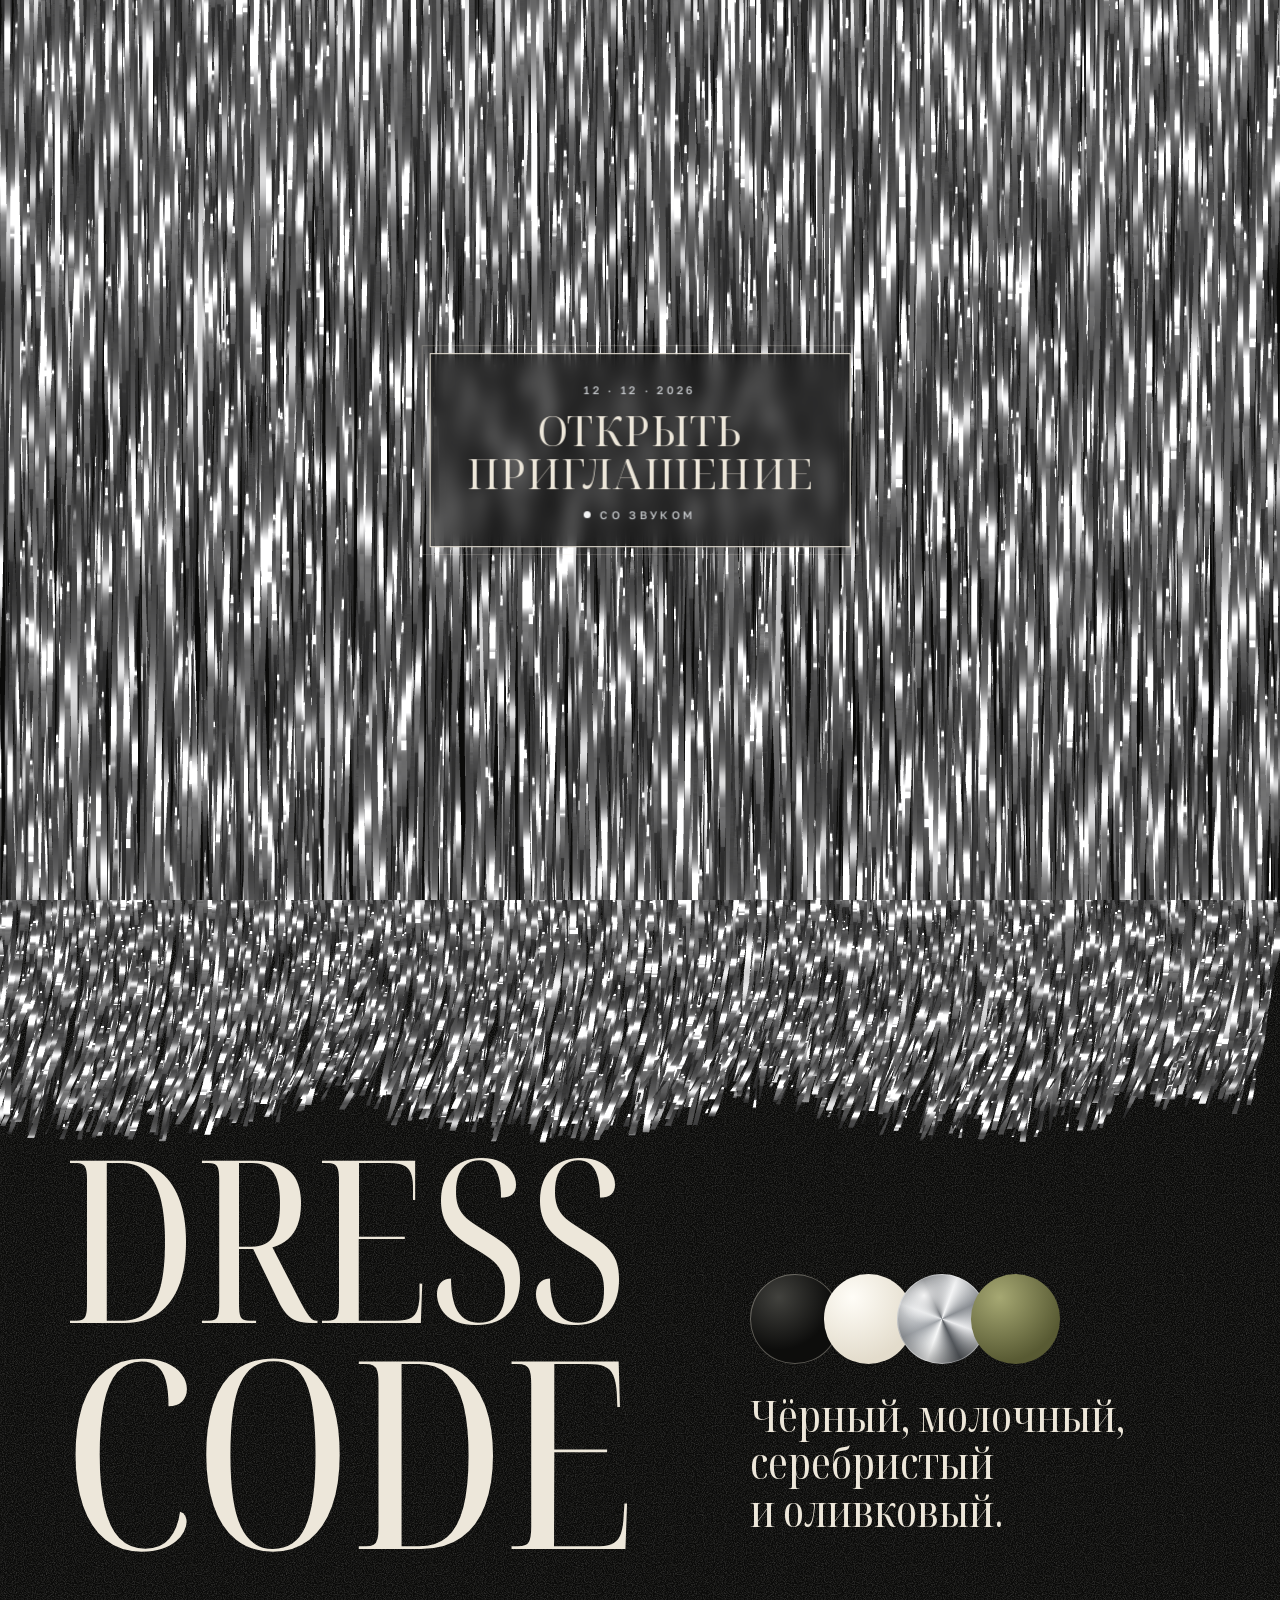
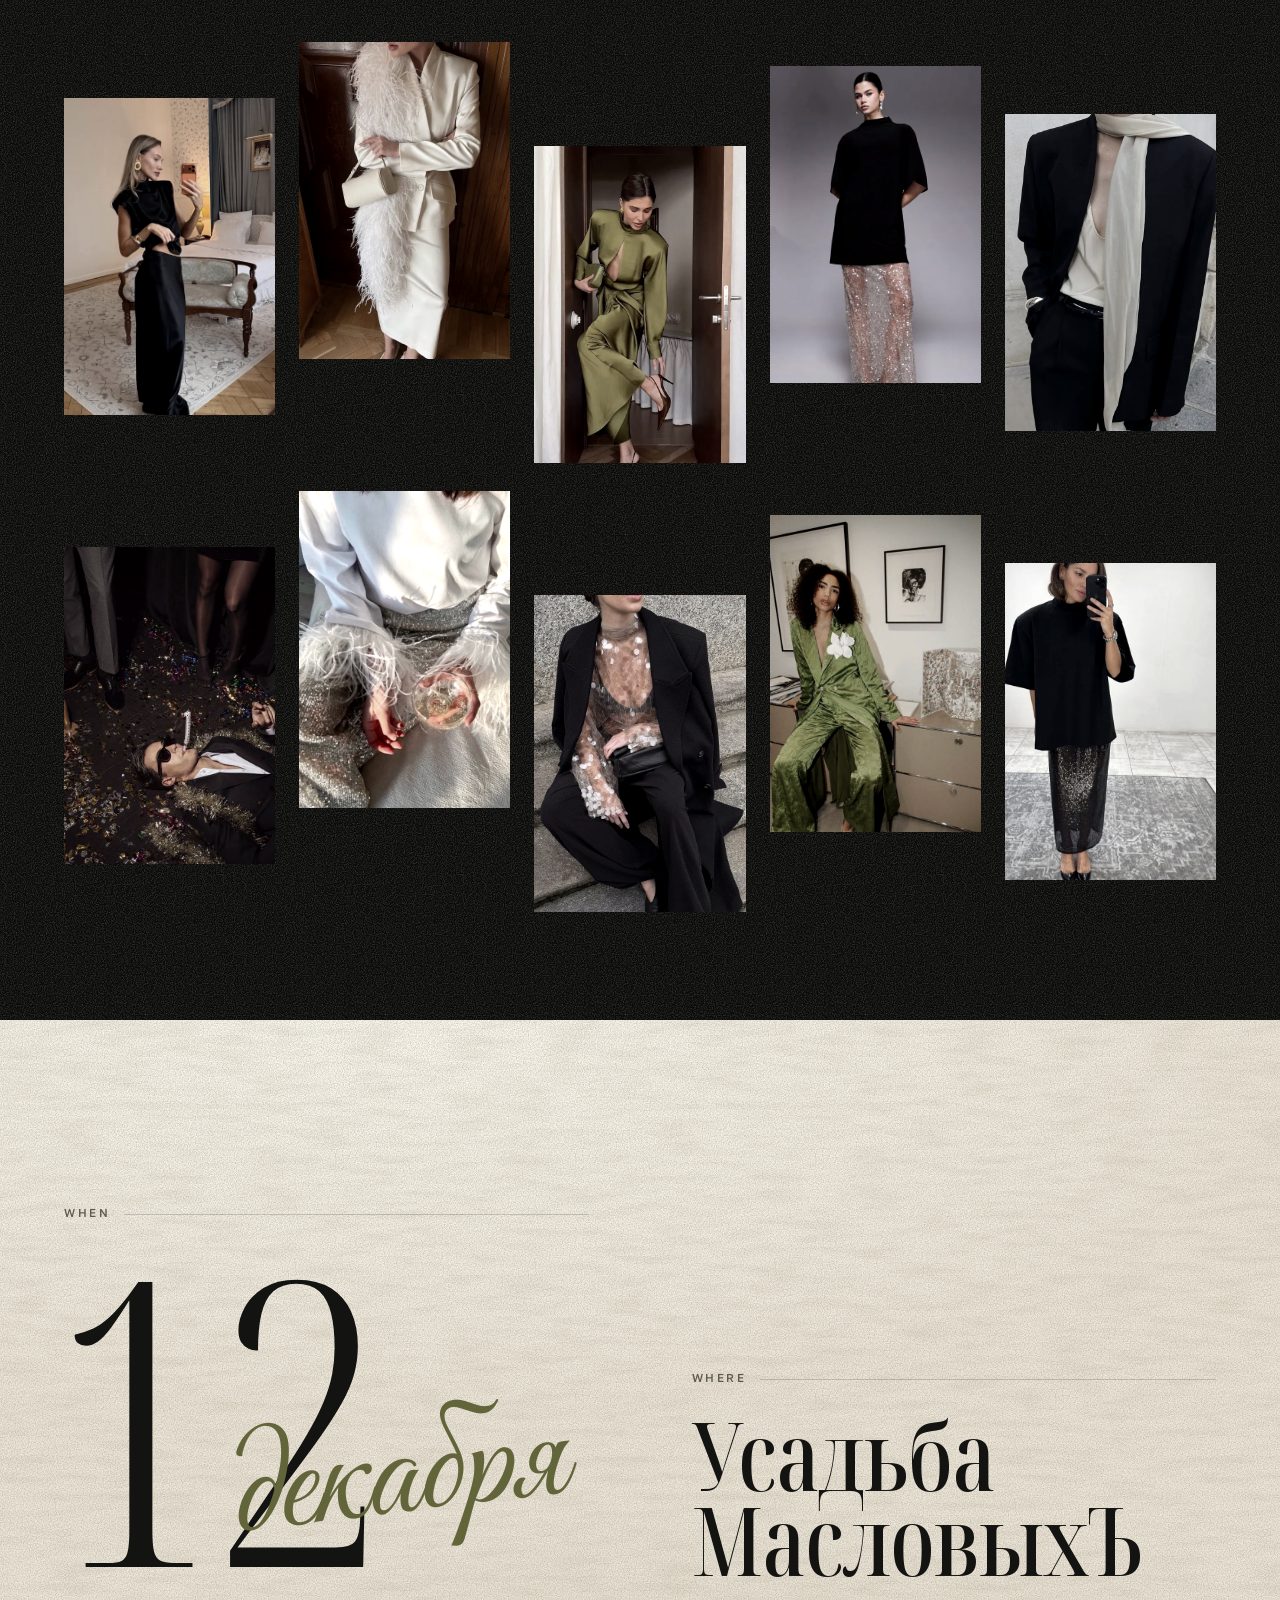
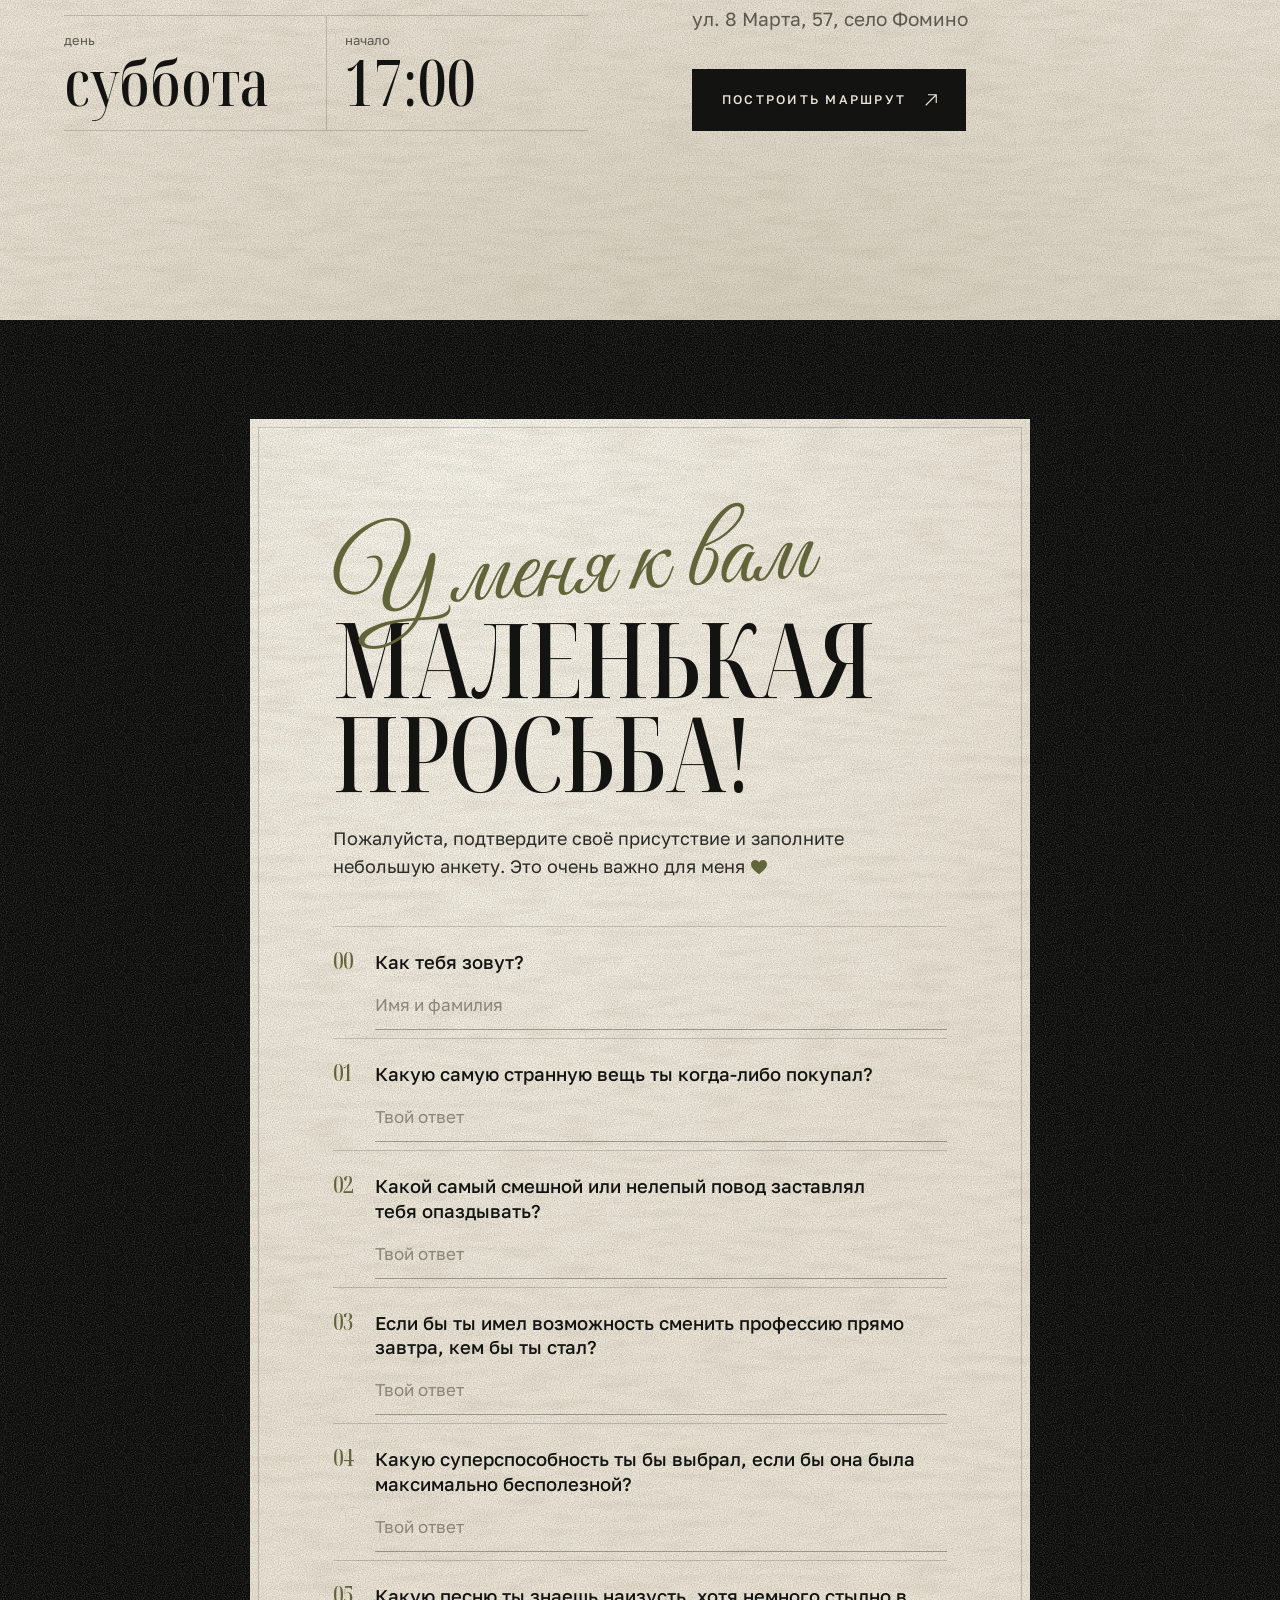
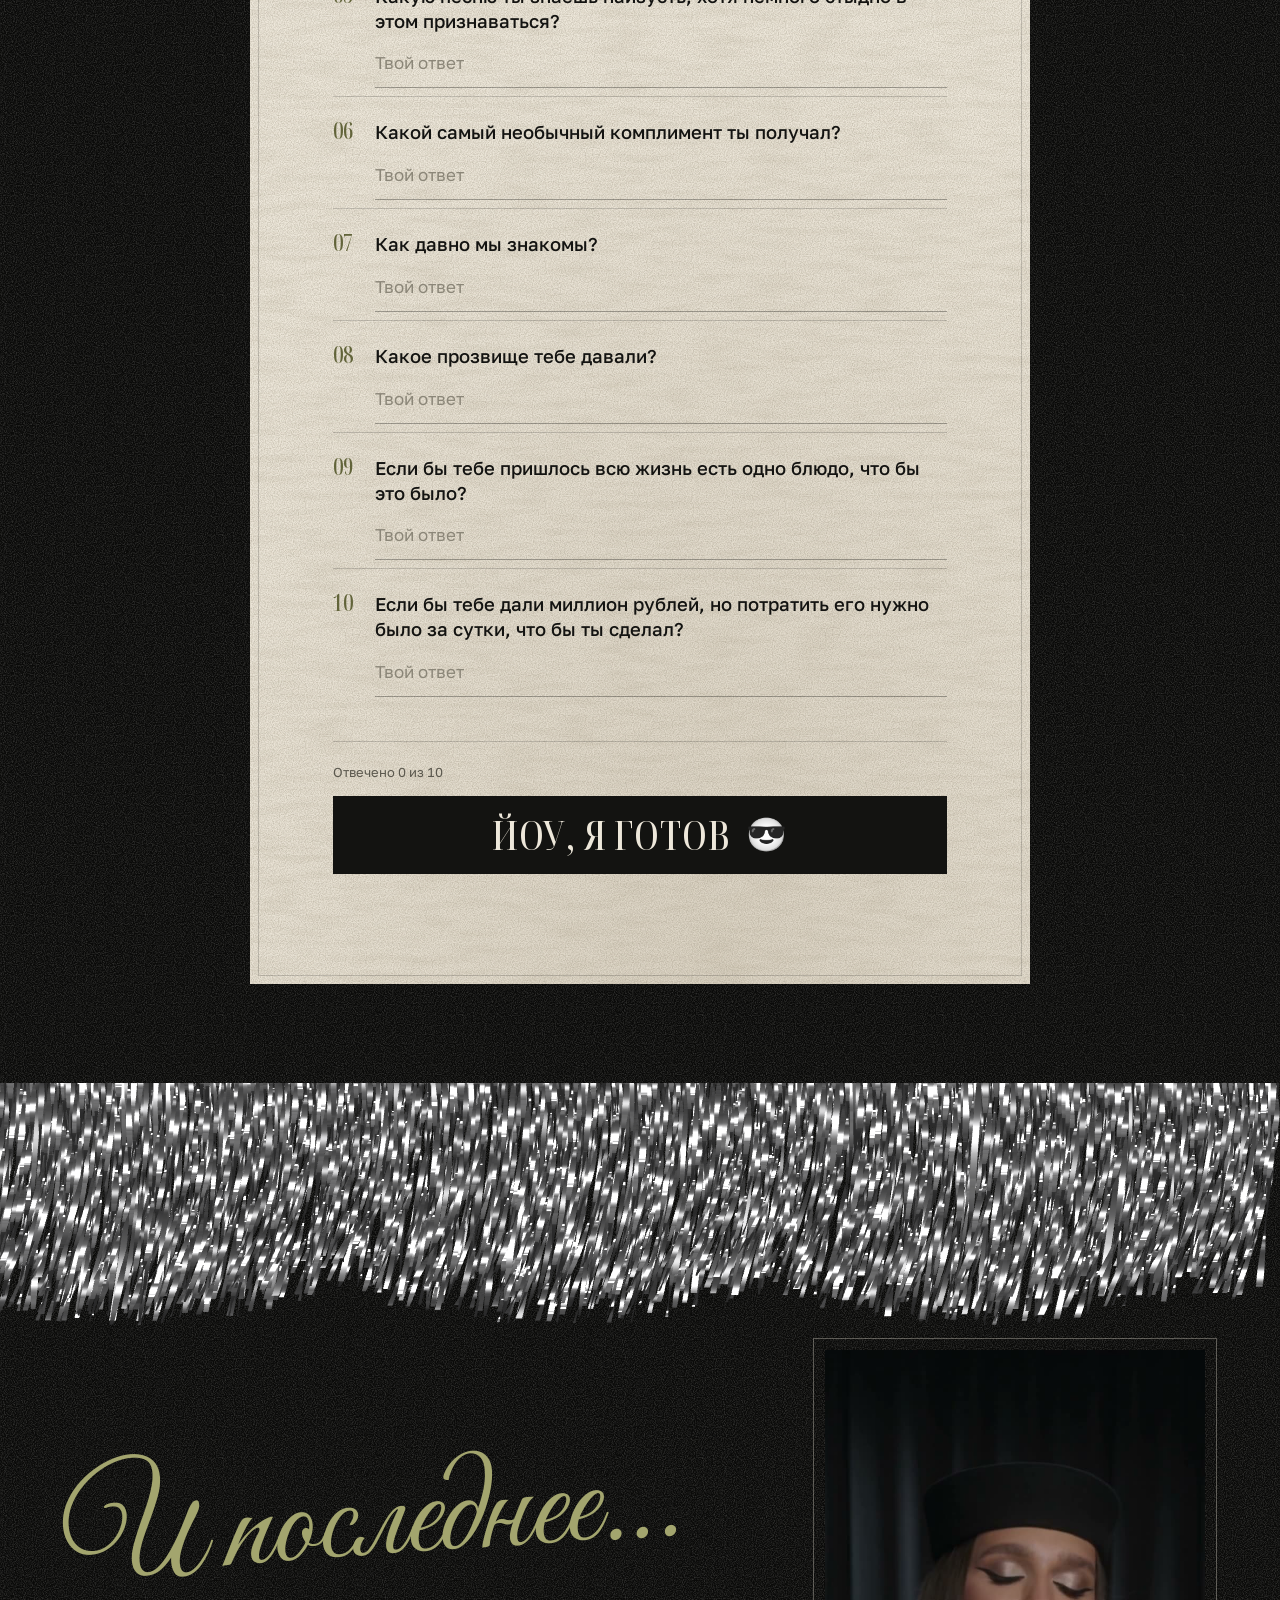
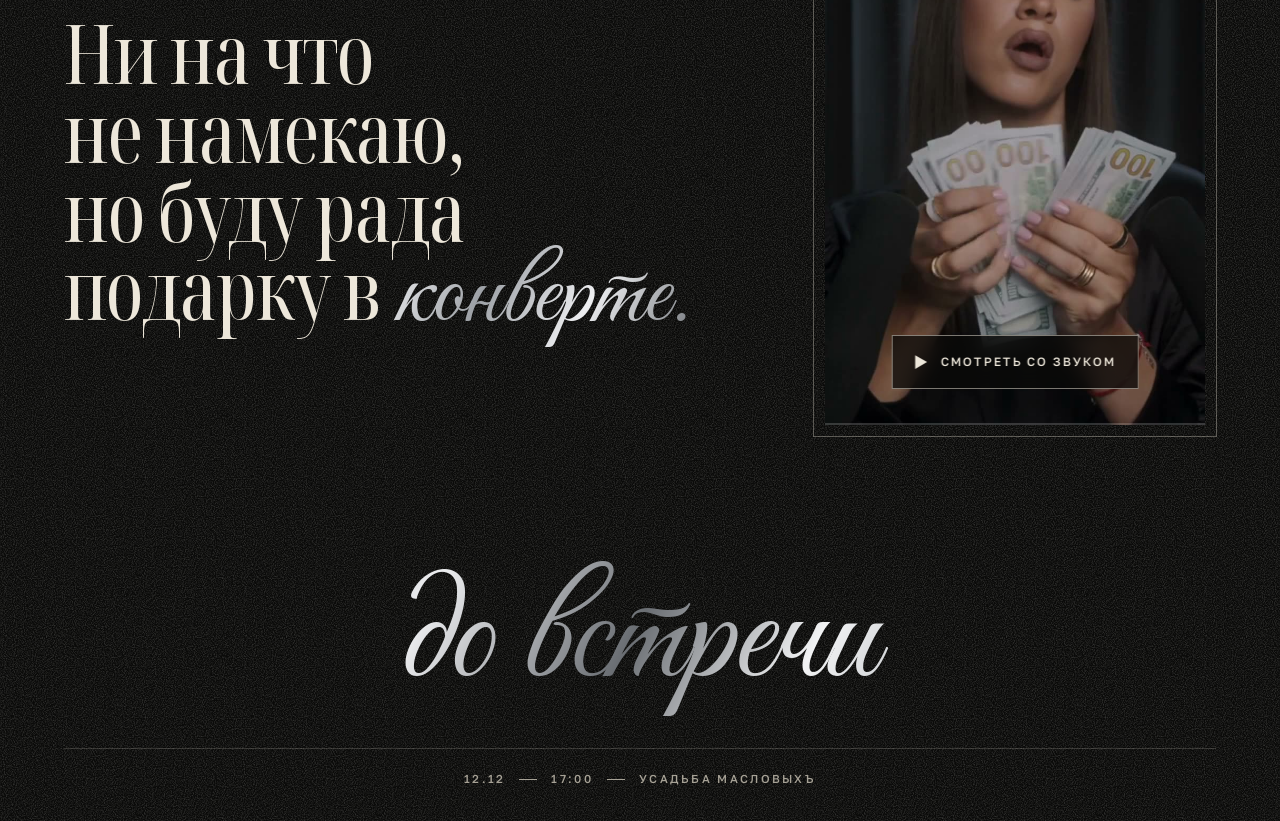
<file: index.html>
<!doctype html>
<html lang="ru">
<head>
<meta charset="utf-8">
<meta name="viewport" content="width=device-width, initial-scale=1, viewport-fit=cover">
<title>Это моя вечеринка — 12 декабря, 17:00</title>
<meta name="description" content="Приглашение на частную вечеринку: 12 декабря, суббота, 17:00. Усадьба МасловыхЪ, село Фомино.">
<meta name="theme-color" content="#0A0A09">
<meta name="robots" content="noindex, nofollow">
<meta property="og:type" content="website">
<meta property="og:title" content="Это моя вечеринка">
<meta property="og:description" content="12 декабря · суббота · 17:00 · Усадьба МасловыхЪ">
<meta property="og:image" content="https://elizaveta-alimpieva.ru/assets/img/og.jpg">
<meta name="twitter:card" content="summary_large_image">
<link rel="icon" href="data:image/svg+xml,%3Csvg xmlns='http://www.w3.org/2000/svg' viewBox='0 0 32 32'%3E%3Crect width='32' height='32' fill='%230A0A09'/%3E%3Ccircle cx='16' cy='17' r='10' fill='%23C6C9CC'/%3E%3Cpath d='M6 17h20M8 12h16M8 22h16M16 7v20M11 8v18M21 8v18' stroke='%230A0A09' stroke-width='1'/%3E%3Cpath d='M16 0v7' stroke='%23C6C9CC'/%3E%3C/svg%3E">
<link rel="preload" href="assets/fonts/noto-serif-display-normal-cyrillic.woff2" as="font" type="font/woff2" crossorigin>
<link rel="preload" href="assets/fonts/great-vibes-normal-cyrillic.woff2" as="font" type="font/woff2" crossorigin>
<link rel="preload" as="image" type="image/webp" href="assets/img/glass.webp" imagesrcset="assets/img/glass-620.webp 620w, assets/img/glass.webp 948w" imagesizes="(min-width: 1000px) 38vw, 92vw" fetchpriority="high">
<style>
@font-face{font-family:'Golos Text';font-style:normal;font-weight:400 900;font-display:swap;src:url(assets/fonts/golos-text-normal-cyrillic.woff2) format('woff2');unicode-range:U+0301, U+0400-045F, U+0490-0491, U+04B0-04B1, U+2116}
@font-face{font-family:'Golos Text';font-style:normal;font-weight:400 900;font-display:swap;src:url(assets/fonts/golos-text-normal-latin.woff2) format('woff2');unicode-range:U+0000-00FF, U+0131, U+0152-0153, U+02BB-02BC, U+02C6, U+02DA, U+02DC, U+0304, U+0308, U+0329, U+2000-206F, U+20AC, U+2122, U+2191, U+2193, U+2212, U+2215, U+FEFF, U+FFFD}
@font-face{font-family:'Great Vibes';font-style:normal;font-weight:400;font-display:swap;src:url(assets/fonts/great-vibes-normal-cyrillic.woff2) format('woff2');unicode-range:U+0301, U+0400-045F, U+0490-0491, U+04B0-04B1, U+2116}
@font-face{font-family:'Great Vibes';font-style:normal;font-weight:400;font-display:swap;src:url(assets/fonts/great-vibes-normal-latin.woff2) format('woff2');unicode-range:U+0000-00FF, U+0131, U+0152-0153, U+02BB-02BC, U+02C6, U+02DA, U+02DC, U+0304, U+0308, U+0329, U+2000-206F, U+20AC, U+2122, U+2191, U+2193, U+2212, U+2215, U+FEFF, U+FFFD}
@font-face{font-family:'Noto Serif Display';font-style:normal;font-weight:100 900;font-stretch:62.5% 100%;font-display:swap;src:url(assets/fonts/noto-serif-display-normal-cyrillic.woff2) format('woff2');unicode-range:U+0301, U+0400-045F, U+0490-0491, U+04B0-04B1, U+2116}
@font-face{font-family:'Noto Serif Display';font-style:normal;font-weight:100 900;font-stretch:62.5% 100%;font-display:swap;src:url(assets/fonts/noto-serif-display-normal-latin.woff2) format('woff2');unicode-range:U+0000-00FF, U+0131, U+0152-0153, U+02BB-02BC, U+02C6, U+02DA, U+02DC, U+0304, U+0308, U+0329, U+2000-206F, U+20AC, U+2122, U+2191, U+2193, U+2212, U+2215, U+FEFF, U+FFFD}
/* ===== Токены ===== */
:root{
  --black:#0A0A09; --ink:#131311; --coal:#1B1B18;
  --milk:#EDE7DA; --milk-hi:#F7F3EA; --milk-lo:#DCD4C3;
  --silver:#C6C9CC; --silver-hi:#F4F5F6; --silver-lo:#7B7F84;
  --olive:#62643A; --olive-hi:#A3A56E;
  --serif:'Noto Serif Display','Times New Roman',serif;
  --script:'Great Vibes','Snell Roundhand',cursive;
  --sans:'Golos Text',system-ui,-apple-system,'Segoe UI',sans-serif;
  --pad:clamp(18px,5vw,72px);
  --wrap:1280px;
  --ease:cubic-bezier(.2,.8,.2,1);
  --ease-io:cubic-bezier(.65,0,.35,1);
  --metal:linear-gradient(118deg,#F6F7F8 0%,#9DA1A6 16%,#EDEEF0 31%,#6A6E73 49%,#F2F3F4 64%,#A9ADB2 80%,#E4E6E8 100%);
  --grain:url("data:image/svg+xml,%3Csvg xmlns='http://www.w3.org/2000/svg' width='240' height='240'%3E%3Cfilter id='n' x='0' y='0' width='100%25' height='100%25'%3E%3CfeTurbulence type='fractalNoise' baseFrequency='.85' numOctaves='2' stitchTiles='stitch'/%3E%3CfeColorMatrix values='0 0 0 0 .22 0 0 0 0 .19 0 0 0 0 .13 0 0 0 .62 -.2'/%3E%3C/filter%3E%3Crect width='100%25' height='100%25' filter='url(%23n)'/%3E%3C/svg%3E");
  --fiber:url("data:image/svg+xml,%3Csvg xmlns='http://www.w3.org/2000/svg' width='600' height='600'%3E%3Cfilter id='f' x='0' y='0' width='100%25' height='100%25'%3E%3CfeTurbulence type='fractalNoise' baseFrequency='.02 .11' numOctaves='3' seed='4' stitchTiles='stitch'/%3E%3CfeColorMatrix values='0 0 0 0 .35 0 0 0 0 .3 0 0 0 0 .2 0 0 0 .26 -.1'/%3E%3C/filter%3E%3Crect width='100%25' height='100%25' filter='url(%23f)'/%3E%3C/svg%3E");
  --grain-night:url("data:image/svg+xml,%3Csvg xmlns='http://www.w3.org/2000/svg' width='240' height='240'%3E%3Cfilter id='n' x='0' y='0' width='100%25' height='100%25'%3E%3CfeTurbulence type='fractalNoise' baseFrequency='.9' numOctaves='2' stitchTiles='stitch'/%3E%3CfeColorMatrix values='0 0 0 0 1 0 0 0 0 1 0 0 0 0 .95 0 0 0 .34 -.13'/%3E%3C/filter%3E%3Crect width='100%25' height='100%25' filter='url(%23n)'/%3E%3C/svg%3E");
}
@property --a{syntax:'<angle>';inherits:false;initial-value:20deg}

/* ===== Основа ===== */
*,*::before,*::after{box-sizing:border-box}
html{-webkit-text-size-adjust:100%;text-size-adjust:100%;overflow-x:clip;background:var(--black)}
body{margin:0;font-family:var(--sans);font-size:16px;line-height:1.55;color:var(--ink);background:var(--black);overflow-x:clip;-webkit-font-smoothing:antialiased;text-rendering:optimizeLegibility}
html.is-loading,html.is-loading body{overflow:hidden}
html.lenis,html.lenis body{height:auto}
.lenis.lenis-smooth{scroll-behavior:auto!important}
.lenis.lenis-stopped{overflow:hidden}
img,video,canvas{max-width:100%}
h1,h2,p,figure,dl,dd,ol,ul{margin:0}
ol,ul{padding:0;list-style:none}
button{font:inherit;color:inherit;cursor:pointer}
a{color:inherit}
:focus-visible{outline:2px solid var(--acc,var(--olive));outline-offset:4px}
.wrap{width:100%;max-width:calc(var(--wrap) + var(--pad)*2);margin:0 auto;padding:0 var(--pad)}
.script{font-family:var(--script);font-weight:400;line-height:1}

/* Поверхности */
.paper{--fg:var(--ink);--mute:#5B584E;--line:rgba(19,19,17,.18);--acc:var(--olive);
  color:var(--fg);background-color:var(--milk);
  background-image:var(--grain),var(--fiber),radial-gradient(120% 70% at 30% 0%,rgba(255,253,246,.75),transparent 62%),radial-gradient(130% 80% at 60% 100%,rgba(122,104,74,.16),transparent 58%)}
.night{--fg:var(--milk);--mute:#A7A296;--line:rgba(237,231,218,.18);--acc:var(--olive-hi);
  color:var(--fg);background-color:var(--black);background-image:var(--grain-night)}

/* Листы журнала: следующий экран наезжает на предыдущий */
.stack{position:sticky;top:0}
.shade{position:absolute;inset:0;background:#000;opacity:0;pointer-events:none;z-index:60}

/* ===== Занавес и вспышка ===== */
.intro{position:fixed;inset:0;z-index:300;background:var(--black)}
html:not(.js) .intro{display:none}
.intro__fringe{display:block;width:100%;height:100%}
/* кнопка «Открыть приглашение» на занавесе: касание даёт браузеру право включить звук */
.intro__go{position:absolute;left:50%;top:50%;translate:-50% -50%;display:grid;justify-items:center;gap:14px;width:max-content;min-width:min(80vw,340px);max-width:94vw;padding:30px 36px 26px;border:1px solid rgba(237,231,218,.42);border-radius:0;background:rgba(10,10,9,.58);-webkit-backdrop-filter:blur(8px);backdrop-filter:blur(8px);color:var(--milk);cursor:pointer;opacity:0;transition:opacity .9s var(--ease),border-color .3s}
.intro__go::after{content:'';position:absolute;inset:-9px;border:1px solid rgba(237,231,218,.24);pointer-events:none;animation:introRing 2.6s var(--ease) infinite}
.intro__go[hidden]{display:none}
.intro.is-ready .intro__go{opacity:1}
.intro__go:hover,.intro__go:focus-visible{border-color:var(--milk);outline:none}
.intro__kicker,.intro__hint{font:500 11px/1 var(--sans);letter-spacing:.3em;text-transform:uppercase;color:var(--silver)}
.intro__label{font:400 clamp(30px,8.4vw,42px)/1.02 var(--serif);text-transform:uppercase;letter-spacing:.01em;text-align:center}
.intro__hint{display:flex;align-items:center;gap:9px}
.intro__hint i{width:7px;height:7px;border-radius:50%;background:var(--silver-hi);animation:introDot 1.6s ease-in-out infinite}
@keyframes introRing{0%{opacity:.9;transform:scale(1)}100%{opacity:0;transform:scale(1.07,1.1)}}
@keyframes introDot{0%,100%{opacity:.35}50%{opacity:1}}
/* переключатель музыки: тонкий круг с «эквалайзером», виден на светлых и тёмных листах */
.sound{position:fixed;right:max(14px,env(safe-area-inset-right));bottom:max(14px,env(safe-area-inset-bottom));z-index:150;display:flex;align-items:center;justify-content:center;gap:3px;width:44px;height:44px;padding:0;border:1px solid currentColor;border-radius:50%;background:transparent;color:#fff;mix-blend-mode:difference;cursor:pointer}
.sound i{width:2px;height:14px;background:currentColor;transform:scaleY(.22);transform-origin:50% 100%;transition:transform .4s var(--ease)}
.sound.is-on i{animation:eq 1.1s ease-in-out infinite}
.sound.is-on i:nth-child(2){animation-delay:-.45s}
.sound.is-on i:nth-child(3){animation-delay:-.8s}
.sound.is-on i:nth-child(4){animation-delay:-.2s}
.sound[hidden]{display:none}
@keyframes eq{0%,100%{transform:scaleY(.3)}50%{transform:scaleY(1)}}
@media (prefers-reduced-motion:reduce){.intro__go::after,.intro__hint i{animation:none}.sound.is-on i{animation:none;transform:scaleY(.8)}}
.intro.is-plain{background:repeating-linear-gradient(90deg,#0c0c0b 0 3px,#8f9398 3px 5px,#e9eaec 5px 6px,#55595d 6px 9px,#0c0c0b 9px 11px)}
.flash{position:fixed;inset:0;z-index:310;background:#fff;opacity:0;pointer-events:none}

/* ===== ЭКРАН 1. Обложка ===== */
.cover{min-height:100svh;display:grid;grid-template-columns:minmax(0,1fr);grid-template-rows:auto auto 1fr;padding:max(14px,env(safe-area-inset-top)) var(--pad) 0;overflow:clip;isolation:isolate}
.cover__bar{display:flex;justify-content:space-between;gap:16px;padding-bottom:10px;border-bottom:1px solid var(--line);font:500 10.5px/1.2 var(--sans);letter-spacing:.16em;text-transform:uppercase;color:var(--mute);position:relative;z-index:2}
.title{position:relative;z-index:2;margin-top:clamp(10px,1.8vh,20px);font-family:var(--serif);font-stretch:62.5%;font-weight:500;letter-spacing:-.012em;color:var(--ink)}
.title__row{display:block;overflow:clip;line-height:.9;padding:.035em 0 .03em;margin-bottom:-.035em}
.title__fit{display:inline-block;white-space:nowrap;font-size:27vw;font-weight:300;will-change:transform}
.title__fit--b{font-size:19vw;font-weight:600}
.cover__stage{position:relative;min-height:330px}

.glass{position:absolute;z-index:3;top:-5.2vh;right:calc(var(--pad)*-1 - 42px);height:max(106%,540px);aspect-ratio:948/1523;will-change:transform}
.glass img{display:block;width:100%;height:100%;filter:drop-shadow(0 30px 34px rgba(60,48,28,.16))}

.ball{position:absolute;z-index:1;left:-9vw;top:clamp(6px,calc((100svh - 610px)*.75),240px);width:min(42vw,200px,23svh);aspect-ratio:1;transform-origin:50% calc(var(--cord,100vh)*-1);will-change:transform}
.ball__gl{display:block;width:100%;height:100%}
.ball__cord{position:absolute;left:50%;bottom:91%;width:1px;height:var(--cord,100vh);background:linear-gradient(to top,#1f1f1d,#9a9da1 22%,#2b2b29 48%,#8d9094 70%,#1f1f1d)}

.note{position:absolute;z-index:4;left:0;bottom:clamp(20px,5.5vh,64px);width:min(48vw,310px)}
.note__hi{width:max-content;font-size:clamp(40px,11.2vw,70px);white-space:nowrap;margin:0 0 .22em -.04em;padding:.12em .1em .1em 0}
.note__text{font-size:clamp(14.5px,3.9vw,17px);line-height:1.5;max-width:22ch}
.code{display:none}
.cover__next{position:absolute;z-index:5;left:calc(var(--pad) - 22px);bottom:0;width:44px;height:44px;display:grid;place-items:end center}
.cover__next i{display:block;width:1px;height:30px;background:var(--ink);transform-origin:top;animation:drip 2.6s var(--ease-io) infinite}
@keyframes drip{0%{transform:scaleY(0);transform-origin:top}45%{transform:scaleY(1);transform-origin:top}55%{transform:scaleY(1);transform-origin:bottom}100%{transform:scaleY(0);transform-origin:bottom}}

/* блики-звёзды */
.glint{position:absolute;left:var(--x);top:var(--y);width:calc(46px*var(--s,1));aspect-ratio:1;translate:-50% -50%;pointer-events:none;opacity:0;z-index:4;
  background:radial-gradient(ellipse 50% 3.2% at 50% 50%,#fff 0,rgba(255,255,255,0) 100%),radial-gradient(ellipse 3.2% 50% at 50% 50%,#fff 0,rgba(255,255,255,0) 100%),radial-gradient(circle closest-side at 50% 50%,rgba(255,255,255,.95) 0,rgba(255,255,255,0) 26%);
  filter:drop-shadow(0 0 3px rgba(255,255,255,.9));animation:twinkle 5.2s var(--d,0s) ease-in-out infinite}
@keyframes twinkle{0%,62%,100%{opacity:0;scale:.3;rotate:0deg}74%{opacity:1;scale:1;rotate:18deg}86%{opacity:0;scale:.4;rotate:36deg}}

/* ===== ЭКРАН 2. Dress code ===== */
.dress{min-height:100svh;padding-bottom:clamp(72px,12vh,150px);overflow:clip}
.fringe{display:block;width:100%;height:clamp(150px,27vh,270px)}
.display{font-family:var(--serif);font-stretch:62.5%;font-weight:400;letter-spacing:-.012em;text-transform:uppercase;color:var(--fg)}
.display__row{display:block;overflow:clip;line-height:.86;padding:.04em 0 .02em}
.display__row>span{display:inline-block;white-space:nowrap;font-size:34vw}
.dress__title{margin-top:-6px}
.dress__palette{margin-top:clamp(28px,5vh,56px);display:grid;gap:22px}
.swatches{display:flex}
.sw{position:relative;width:clamp(62px,19.5vw,108px);aspect-ratio:1;margin-right:clamp(-22px,-4vw,-12px)}
.sw i{position:absolute;inset:0;border-radius:50%;display:block}
.sw--black i{background:radial-gradient(circle at 32% 26%,#42423E,#0D0D0C 58%);box-shadow:inset 0 0 0 1px rgba(237,231,218,.34)}
.sw--milk i{background:radial-gradient(circle at 32% 26%,#FFFDF7,#E3DCCC 72%)}
.sw--silver i{background:radial-gradient(circle at 30% 24%,rgba(255,255,255,.9),rgba(255,255,255,0) 30%),conic-gradient(from var(--a),#F4F5F6,#8B8F94,#ECEDEF,#55595E,#F7F8F8,#A1A5AA,#E0E2E4,#63676C,#F4F5F6);box-shadow:inset 0 0 0 1px rgba(255,255,255,.35),inset 0 -8px 18px rgba(0,0,0,.28)}
.sw--olive i{background:radial-gradient(circle at 32% 26%,#A6A873,#585A33 72%)}
.dress__text{font-family:var(--serif);font-stretch:70%;font-weight:400;font-size:clamp(26px,7.2vw,44px);line-height:1.08;max-width:14em}
.looks{margin-top:clamp(44px,8vh,96px);display:grid;grid-template-columns:repeat(2,minmax(0,1fr));gap:12px}
.look{position:relative}
.look:nth-child(even){margin-top:52px}
.look__in{position:relative;overflow:hidden;aspect-ratio:2/3;background:var(--coal)}
.look img{display:block;width:100%;height:116%;object-fit:cover;filter:saturate(.62) contrast(1.06)}
.look__in::after,.screen__frame::after{content:'';position:absolute;inset:0;background:#fff;opacity:var(--pop,0);pointer-events:none}

/* ===== ЭКРАН 3. When / Where ===== */
.info{min-height:100svh;display:grid;align-items:center;padding:clamp(72px,13vh,160px) 0}
.info__grid{display:grid;gap:clamp(64px,10vh,96px)}
.label{display:flex;align-items:center;gap:14px;margin-bottom:clamp(18px,3vh,28px);font:500 11.5px/1 var(--sans);letter-spacing:.22em;text-transform:uppercase;color:var(--mute)}
.label::after{content:'';flex:1;height:1px;background:var(--line)}
.date{position:relative}
.date__num{display:block;font-family:var(--serif);font-stretch:62.5%;font-weight:300;font-size:clamp(210px,66vw,440px);line-height:.8;letter-spacing:-.03em;font-variant-numeric:lining-nums;overflow:clip;padding:.02em 0 .04em;margin-left:-.03em}
.date__month{position:absolute;left:31%;bottom:4%;width:max-content;font-size:clamp(70px,21vw,160px);color:var(--olive);rotate:-7deg;white-space:nowrap;padding:.15em .15em .15em .05em}
.facts{display:grid;grid-template-columns:1fr 1fr;margin-top:clamp(20px,3vh,32px);border-top:1px solid var(--line)}
.facts>div{padding:14px 0 16px;border-bottom:1px solid var(--line)}
.facts>div+div{padding-left:18px;border-left:1px solid var(--line)}
.facts dt{font-size:13px;color:var(--mute)}
.facts dd{font-family:var(--serif);font-stretch:62.5%;font-weight:500;font-size:clamp(38px,10.5vw,64px);line-height:1;font-variant-numeric:lining-nums}
.place{font-family:var(--serif);font-stretch:62.5%;font-weight:500;font-size:clamp(54px,15.5vw,120px);line-height:.9;letter-spacing:-.012em}
.addr{margin-top:clamp(16px,2.4vh,24px);font-style:normal;font-size:clamp(16px,4.3vw,19px);color:var(--mute)}
.btn{position:relative;display:inline-flex;align-items:center;gap:16px;height:62px;margin-top:clamp(28px,4vh,40px);padding:0 26px 0 30px;background:var(--ink);color:var(--milk);font:500 12.5px/1 var(--sans);letter-spacing:.18em;text-transform:uppercase;text-decoration:none;overflow:hidden;isolation:isolate}
.btn::before{content:'';position:absolute;inset:0;z-index:-1;background:var(--metal);transform:translateY(101%);transition:transform .5s var(--ease)}
.btn__i{transition:transform .4s var(--ease)}
@media (hover:hover){
  .btn:hover{color:var(--ink)}
  .btn:hover::before{transform:none}
  .btn:hover .btn__i{transform:translate(3px,-3px)}
}
.btn:active{transform:scale(.985)}

/* ===== ЭКРАН 4. Просьба и анкета ===== */
.ask{position:relative;padding:clamp(56px,11vh,140px) clamp(10px,4vw,72px);overflow:clip}
.spots{position:absolute;inset:0;overflow:hidden;pointer-events:none}
.spots i{position:absolute;width:9vmax;height:5.5vmax;border-radius:50%;background:radial-gradient(closest-side,rgba(237,231,218,.16),rgba(237,231,218,.05) 60%,transparent);animation:spot 26s linear infinite}
.spots i:nth-child(1){left:-12%;top:8%}
.spots i:nth-child(2){left:-20%;top:32%;animation-duration:31s;animation-delay:-9s;scale:.7}
.spots i:nth-child(3){left:-16%;top:55%;animation-duration:23s;animation-delay:-15s;scale:1.2}
.spots i:nth-child(4){left:-14%;top:74%;animation-duration:35s;animation-delay:-4s;scale:.6}
.spots i:nth-child(5){left:-18%;top:20%;animation-duration:29s;animation-delay:-21s;scale:.9}
.spots i:nth-child(6){left:-12%;top:90%;animation-duration:27s;animation-delay:-12s;scale:.8}
@keyframes spot{to{transform:translate(135vw,-14vh) rotate(-8deg)}}
.card{position:relative;max-width:780px;margin:0 auto;padding:clamp(34px,8vw,84px) clamp(18px,6.5vw,84px) clamp(34px,7vw,76px)}
.card::before{content:'';position:absolute;inset:8px;border:1px solid var(--line);pointer-events:none}
.card__head{margin-bottom:clamp(30px,5vh,52px)}
.askt{display:block}
.askt__a{display:block;width:max-content;font-size:clamp(50px,14.5vw,104px);color:var(--olive);rotate:-4deg;margin:0 0 -.2em -.03em;padding:.14em .16em .1em .02em;position:relative;z-index:1}
.askt__b{display:block;font-family:var(--serif);font-stretch:62.5%;font-weight:500;font-size:clamp(44px,13.4vw,104px);line-height:.9;letter-spacing:-.012em;text-transform:uppercase}
.card__lead{margin-top:clamp(18px,3vh,28px);font-size:clamp(16px,4.2vw,18px);max-width:34em;color:#2C2B27}
.heart{display:inline-block;vertical-align:-.1em;color:var(--olive)}

.q{position:relative;padding:22px 0 8px;border-top:1px solid var(--line)}
.q label{display:grid;grid-template-columns:42px 1fr;align-items:baseline;cursor:pointer}
.q__n{font-family:var(--serif);font-stretch:62.5%;font-weight:500;font-size:23px;line-height:1;color:var(--olive);font-variant-numeric:lining-nums tabular-nums}
.q__t{font-size:clamp(16.5px,4.4vw,18.5px);font-weight:500;line-height:1.34;text-wrap:pretty}
.q input,.q textarea{display:block;width:calc(100% - 42px);margin:8px 0 0 42px;padding:10px 0 12px;border:0;border-bottom:1px solid rgba(19,19,17,.34);border-radius:0;background:transparent;font:400 17px/1.45 var(--sans);color:var(--ink);resize:none;outline:0;-webkit-appearance:none;appearance:none;overflow:hidden;transition:border-color .2s}
.q input::placeholder,.q textarea::placeholder{color:#8B8678;opacity:1}
.q::after{content:'';position:absolute;left:42px;right:0;bottom:8px;height:2px;background:var(--ink);transform:scaleX(0);transform-origin:left;transition:transform .45s var(--ease)}
.q:focus-within::after{transform:none}
.q.is-bad input{border-bottom-color:#8C2F23}
.q.is-bad::after{background:#8C2F23;transform:none}
.q.is-filled .q__n{color:var(--ink)}
.chips{display:flex;flex-wrap:wrap;gap:8px;margin:14px 0 2px 42px}
.chip{height:44px;padding:0 18px;border:1px solid rgba(19,19,17,.5);border-radius:0;background:transparent;font:500 14px/1 var(--sans);color:var(--ink);transition:background-color .2s,color .2s}
.chip.is-on{background:var(--ink);color:var(--milk);border-color:var(--ink)}
@media (hover:hover){.chip:hover{border-color:var(--ink);background:rgba(19,19,17,.06)}.chip.is-on:hover{background:var(--ink)}}
.hp{position:absolute!important;left:-9999px;width:1px;height:1px;opacity:0}
.form__end{margin-top:clamp(26px,4vh,40px);padding-top:20px;border-top:1px solid var(--line)}
.form__count{font-size:13px;color:var(--mute);margin-bottom:14px;font-variant-numeric:tabular-nums}
.go{position:relative;display:flex;align-items:center;justify-content:center;gap:.4em;width:100%;min-height:78px;padding:10px 18px;border:0;border-radius:0;background:var(--ink);color:var(--milk);font-family:var(--serif);font-stretch:62.5%;font-weight:500;font-size:clamp(28px,8.4vw,40px);line-height:1;letter-spacing:.02em;text-transform:uppercase;overflow:hidden;isolation:isolate;transition:transform .2s var(--ease)}
.go__e{font-family:'Apple Color Emoji','Segoe UI Emoji','Noto Color Emoji',sans-serif;font-size:.82em;filter:grayscale(1) contrast(1.15) brightness(1.1)}
.go__sheen{position:absolute;inset:0;z-index:-1;background:linear-gradient(105deg,transparent 38%,rgba(244,245,246,.34) 48%,rgba(244,245,246,.06) 56%,transparent 64%);transform:translateX(-120%);animation:sheen 4.8s var(--ease-io) infinite}
@keyframes sheen{0%,55%{transform:translateX(-120%)}100%{transform:translateX(120%)}}
.go:active{transform:scale(.985)}
.go[disabled]{cursor:progress;opacity:.72}
.form__status{min-height:1.5em;margin-top:12px;font-size:14.5px;color:#8C2F23}
.done{text-align:center;padding:clamp(20px,6vh,64px) 0 clamp(8px,2vh,24px)}
.done[hidden]{display:none}
.done__a{font-family:var(--serif);font-stretch:62.5%;font-weight:500;font-size:clamp(64px,20vw,150px);line-height:.9;text-transform:uppercase;letter-spacing:-.012em}
.done__b{white-space:nowrap;font-size:clamp(40px,11.5vw,116px);color:var(--olive);margin-top:-.16em;rotate:-3deg}
.done__note{margin:22px auto 0;max-width:30em;font-size:14.5px;color:var(--mute)}
.link{margin-top:18px;min-height:44px;padding:0 6px;border:0;background:none;font:500 14px/1 var(--sans);text-decoration:underline;text-underline-offset:5px;text-decoration-thickness:1px}

/* ===== ЭКРАН 5. Подарок ===== */
.gift{position:relative;overflow:clip}
.gift__grid{display:grid;gap:clamp(40px,7vh,72px);padding-top:8px}
.gift__pre{font-size:clamp(62px,18vw,136px);color:var(--olive-hi);rotate:-4deg;width:max-content;max-width:100%;margin:0 0 .04em -.02em;padding:.14em .2em .12em .02em}
.gift__text{font-family:var(--serif);font-stretch:62.5%;font-weight:400;font-size:clamp(44px,12.4vw,100px);line-height:.96;letter-spacing:-.012em;text-wrap:balance;max-width:9.5em}
.gift__text em{font-family:var(--script);font-style:normal;font-size:1.22em;line-height:.8;letter-spacing:0;padding:0 .12em 0 .04em;background:var(--metal);background-size:220% 100%;-webkit-background-clip:text;background-clip:text;color:transparent;animation:sheet 7s ease-in-out infinite alternate}
@keyframes sheet{to{background-position:100% 0}}
.screen{position:relative;width:min(100%,400px);margin:0 auto}
/* тонкая линия-паспарту вокруг видео вместо металлической рамки */
.screen__frame{position:relative;aspect-ratio:9/16;outline:1px solid rgba(237,231,218,.34);outline-offset:11px}
.screen video{display:block;width:100%;height:100%;object-fit:cover;background:#000;cursor:pointer}
.screen__play{position:absolute;left:50%;bottom:36px;translate:-50% 0;display:flex;align-items:center;gap:10px;height:54px;padding:0 22px 0 16px;border:1px solid rgba(237,231,218,.5);border-radius:0;background:rgba(10,10,9,.74);-webkit-backdrop-filter:blur(10px);backdrop-filter:blur(10px);color:var(--milk);font:500 12px/1 var(--sans);letter-spacing:.16em;text-transform:uppercase;white-space:nowrap;transition:opacity .3s,visibility .3s,background-color .2s}
.screen__play.is-off{opacity:0;visibility:hidden}
@media (hover:hover){.screen__play:hover{background:var(--milk);color:var(--ink)}}
.screen__bar{position:absolute;left:0;right:0;bottom:0;height:2px;background:rgba(255,255,255,.18);pointer-events:none}
.screen__bar i{display:block;height:100%;background:var(--milk);transform:scaleX(0);transform-origin:left}
.foot{margin-top:clamp(80px,14vh,170px);padding:0 var(--pad) max(34px,env(safe-area-inset-bottom));text-align:center}
.foot__a{font-size:clamp(64px,19vw,150px);background:var(--metal);-webkit-background-clip:text;background-clip:text;color:transparent;padding:.1em .2em .16em}
.foot__b{display:flex;flex-wrap:wrap;justify-content:center;align-items:center;gap:8px 14px;margin-top:8px;padding-top:22px;border-top:1px solid var(--line);font:500 11.5px/1.4 var(--sans);letter-spacing:.2em;text-transform:uppercase;color:var(--mute)}
.foot__b i{width:18px;height:1px;background:currentColor}

/* ===== Финал: серебряный дождь ===== */
.finale{position:fixed;inset:0;z-index:200;display:grid;align-items:safe center;justify-items:center;overflow-y:auto;overscroll-behavior:contain;color:var(--milk)}
.finale[hidden]{display:none}
.finale::before{content:'';position:absolute;inset:0;background:var(--black) var(--grain-night);opacity:var(--veil,1)}
.finale__rain{position:absolute;inset:0;width:100%;height:100%;z-index:2;pointer-events:none}
.finale__in{position:relative;z-index:1;width:min(86vw,820px);text-align:center}
.finale__a{font-family:var(--serif);font-stretch:62.5%;font-weight:500;line-height:.9;letter-spacing:-.012em;overflow:clip;padding:.03em 0}
.finale__a span{display:inline-block;white-space:nowrap;font-size:24vw}
.finale__b{white-space:nowrap;font-size:clamp(44px,13vw,150px);margin-top:-.2em;rotate:-4deg;background:var(--metal);background-size:220% 100%;-webkit-background-clip:text;background-clip:text;color:transparent;padding:.14em .2em .2em;animation:sheet 6s ease-in-out infinite alternate}
.finale__demo{margin:18px auto 0;max-width:28em;font-size:13.5px;color:#A7A296}
.finale__demo[hidden]{display:none}
.finale__next{position:relative;z-index:3;display:inline-grid;justify-items:center;gap:6px;margin-top:clamp(28px,6vh,60px);min-height:44px;padding:8px 18px;border:0;background:none;color:var(--milk);font-family:var(--script);font-size:clamp(32px,9vw,46px);line-height:1}
.finale__next i{display:block;width:1px;height:38px;background:currentColor;animation:drip 2.6s var(--ease-io) infinite}
.finale.is-leaving{pointer-events:none}

/* ===== Планшет и десктоп ===== */
@media (min-width:720px){
  .title__fit{font-size:14vw}
  .looks{grid-template-columns:repeat(5,minmax(0,1fr));gap:20px 14px}
  .look:nth-child(5n+1){margin-top:56px}.look:nth-child(5n+2){margin-top:0}.look:nth-child(5n+3){margin-top:104px}.look:nth-child(5n+4){margin-top:24px}.look:nth-child(5n){margin-top:72px}
  .dress__palette{grid-template-columns:auto 1fr;align-items:center;gap:56px}
  .glass{right:calc(var(--pad)*-1 - 10px)}
  .ball{width:min(30vw,250px);left:2vw;top:clamp(10px,calc((100svh - 800px)*.5),200px)}
  .note{width:min(40vw,360px)}
}
@media (min-width:1000px){
  .cover{grid-template-rows:auto auto 1fr;padding-top:22px}
  .cover__bar{font-size:11.5px}
  .title{width:min(56vw,860px)}
  .cover__stage{min-height:300px}
  .glass{top:auto;bottom:-.6vh;right:calc(var(--pad)*-.2 + 1vw);height:min(93svh,1060px)}
  .ball{--cord:120vh;--bw:min(20vw,300px);width:var(--bw);left:calc(min(56vw,860px) + 20px - var(--bw)/2);top:auto;bottom:6vh}
  .note{left:0;bottom:clamp(40px,9vh,96px);width:400px}
  .note__hi{font-size:clamp(64px,5.6vw,92px)}
  .note__text{font-size:19px;max-width:24ch}
  .code{display:grid;gap:6px;position:absolute;z-index:4;left:min(27vw,430px);bottom:clamp(40px,9vh,96px);font:500 10px/1 var(--sans);letter-spacing:.3em;color:var(--ink)}
  .code__bars{display:block;width:118px;height:40px;background:repeating-linear-gradient(90deg,var(--ink) 0 2px,transparent 2px 4px,var(--ink) 4px 5px,transparent 5px 9px,var(--ink) 9px 12px,transparent 12px 13px,var(--ink) 13px 14px,transparent 14px 18px)}
  .cover__next{display:none}
  .dress .wrap{display:grid;grid-template-columns:repeat(12,minmax(0,1fr));column-gap:24px}
  .dress__title{grid-column:1/7}
  .display__row>span{font-size:16vw}
  .dress__palette{grid-column:8/13;align-self:end;grid-template-columns:1fr;gap:28px;margin:0 0 3vh}
  .sw{width:clamp(80px,7vw,112px);margin-right:-16px}
  .looks{grid-column:1/13;gap:28px 24px;margin-top:clamp(56px,9vh,110px)}
  .info__grid{grid-template-columns:minmax(0,1fr) minmax(0,1fr);column-gap:9%;align-items:end}
  .date__num{font-size:clamp(300px,31vw,470px)}
  .date__month{font-size:clamp(110px,11.5vw,180px)}
  .place{font-size:clamp(72px,7.4vw,124px)}
  .gift__grid{grid-template-columns:minmax(0,1.25fr) minmax(0,.75fr);align-items:center;column-gap:7%;padding-top:24px}
  .gift__text{font-size:clamp(64px,6.4vw,108px)}
  .screen{width:min(100%,380px)}
}
@media (min-width:1000px) and (max-height:760px){
  .note__hi{font-size:56px}.note__text{font-size:17px}
}
@media (max-height:640px) and (max-width:719px){
  .note__text{font-size:14px}
  .glass{top:-3vh;height:max(104%,470px)}
}
@media (min-width:720px) and (max-width:999px) and (max-height:520px){
  .title{width:58vw}
}

/* ===== Меньше движения ===== */
@media (prefers-reduced-motion:reduce){
  .glint,.spots i,.go__sheen,.cover__next i,.finale__next i,.gift__text em,.finale__b{animation:none}
  .glint{opacity:.9}
  html{scroll-behavior:auto}
}

html.is-locked,html.is-locked body{overflow:hidden}
[tabindex="-1"]:focus{outline:none}

/* низкий экран (телефон на боку): финал целиком помещается, кнопка «и последнее…» не уходит за край */
@media (max-height:500px){
  .finale__in{width:min(86vw,820px,108vh);padding:10px 0}
  .finale__b{font-size:clamp(30px,16vh,150px)}
  .finale__demo{margin-top:8px;font-size:12.5px}
  .finale__next{margin-top:8px;font-size:30px}
  .finale__next i{height:18px}
}

/* аварийный режим: сценарий движения упал — ничего не остаётся спрятанным */
html.is-plain :is([data-in],[data-rise],[data-rise] *,[data-chars],[data-chars] *,[data-write],[data-photo],[data-photo] *,.title__fit,#glass,#ballWrap,.note__hi,.stack){opacity:1!important;visibility:visible!important;transform:none!important;clip-path:none!important}
html.is-plain .shade{opacity:0!important}
.ln-mask{padding:.1em .14em .18em;margin:-.1em -.14em -.18em}

</style>
<script>
  document.documentElement.classList.add('js', 'is-loading');
  /* ===== НАСТРОЙКИ =====
     endpoint — адрес веб-приложения Google Apps Script (…/exec), куда уходят анкеты.
     Пока он пустой, анкета работает в режиме показа: ответы остаются только в браузере гостя. */
  window.PARTY = {
    endpoint: 'https://script.google.com/macros/s/AKfycbyGvcc-uDwdMopV4oHs3870N_-2Yuw0A3S8hV-Q5lmT01uVmYvLAteZvdWWvyfVXA5oPQ/exec',
    env: 'assets/img/env.jpg'
  };
</script>
</head>
<body>

<!-- Занавес: серебряная бахрома на входе -->
<div class="intro" id="intro">
  <canvas class="intro__fringe" id="curtain" aria-hidden="true"></canvas>
  <!-- звук браузер разрешает только после касания: занавес раскрывается по нему, и с ним же начинается музыка -->
  <button class="intro__go" id="introGo" type="button" hidden>
    <span class="intro__kicker">12 · 12 · 2026</span>
    <span class="intro__label">Открыть<br>приглашение</span>
    <span class="intro__hint"><i aria-hidden="true"></i>со звуком</span>
  </button>
</div>
<div class="flash" id="flash" aria-hidden="true"></div>
<!-- музыка: файл уже начинается с 0:20 трека и идёт по кругу -->
<audio id="music" preload="metadata" loop src="assets/audio/music.m4a"></audio>
<button class="sound" id="sound" type="button" aria-pressed="true" aria-label="Выключить музыку" hidden><i></i><i></i><i></i><i></i></button>

<main id="top">

  <!-- ===== ЭКРАН 1. ОБЛОЖКА ===== -->
  <section class="cover paper stack" id="cover" aria-labelledby="title">
    <div class="cover__bar">
      <span data-in>№ 12&thinsp;/&thinsp;12</span>
      <span data-in>Вход по приглашениям</span>
    </div>

    <h1 class="title" id="title" aria-label="Это моя вечеринка">
      <span class="title__row" aria-hidden="true"><span class="title__fit" data-fit>ЭТО МОЯ</span></span>
      <span class="title__row" aria-hidden="true"><span class="title__fit title__fit--b" data-fit>ВЕЧЕРИНКА</span></span>
    </h1>

    <div class="cover__stage">
      <div class="ball" id="ballWrap" aria-hidden="true">
        <i class="ball__cord"></i>
        <canvas class="ball__gl" id="ball"></canvas>
      </div>

      <figure class="glass" id="glass">
        <img src="assets/img/glass.webp" srcset="assets/img/glass-620.webp 620w, assets/img/glass.webp 948w" sizes="(min-width: 1000px) 38vw, 92vw"
             width="948" height="1523" alt="Именинница в большом хрустальном бокале на высокой ножке: ноги в туфлях на шпильке закинуты через край, рука поднята вверх" fetchpriority="high" decoding="async">
        <i class="glint" style="--x:19.8%;--y:38.4%;--s:1.15;--d:0s"></i>
        <i class="glint" style="--x:84%;--y:39.6%;--s:.8;--d:1.3s"></i>
        <i class="glint" style="--x:53.2%;--y:56.5%;--s:.9;--d:2.1s"></i>
        <i class="glint" style="--x:5.4%;--y:13.8%;--s:.7;--d:.7s"></i>
        <i class="glint" style="--x:32.4%;--y:94.2%;--s:1;--d:2.9s"></i>
      </figure>

      <div class="note">
        <p class="note__hi script" data-write>Дорогие друзья!</p>
        <p class="note__text" data-in>Приглашаю вас провести время со&nbsp;мной 12&nbsp;декабря, в&nbsp;субботу, в&nbsp;17:00.</p>
      </div>

      <div class="code" aria-hidden="true" data-in>
        <i class="code__bars"></i>
        <span>1212 2026 1700</span>
      </div>
    </div>

    <a class="cover__next" href="#dress" data-in aria-label="Листать дальше"><i></i></a>
    <i class="shade" aria-hidden="true"></i>
  </section>

  <!-- ===== ЭКРАН 2. DRESS CODE ===== -->
  <section class="dress night stack" id="dress" aria-labelledby="dressTitle">
    <canvas class="fringe" data-fringe data-seed="3" aria-hidden="true"></canvas>
    <div class="wrap">
      <h2 class="display dress__title" id="dressTitle" aria-label="Dress code">
        <span class="display__row" aria-hidden="true"><span data-fit data-chars>DRESS</span></span>
        <span class="display__row" aria-hidden="true"><span data-fit data-chars>CODE</span></span>
      </h2>

      <div class="dress__palette">
        <ul class="swatches" aria-label="Палитра вечера">
          <li class="sw sw--black" aria-label="Чёрный"><i></i></li>
          <li class="sw sw--milk" aria-label="Молочный"><i></i></li>
          <li class="sw sw--silver" aria-label="Серебристый"><i></i></li>
          <li class="sw sw--olive" aria-label="Оливковый"><i></i></li>
        </ul>
        <p class="dress__text" data-rise>Чёрный, молочный, серебристый и&nbsp;оливковый.</p>
      </div>

      <div class="looks">
        <figure class="look" data-photo><div class="look__in"><img src="assets/img/dc1.webp" width="640" height="826" loading="lazy" decoding="async" alt="Чёрный атласный топ и длинная чёрная юбка"></div></figure>
        <figure class="look" data-photo><div class="look__in"><img src="assets/img/dc2.webp" width="640" height="960" loading="lazy" decoding="async" alt="Молочный костюм и боа из белых перьев"></div></figure>
        <figure class="look" data-photo><div class="look__in"><img src="assets/img/dc3.webp" width="640" height="1138" loading="lazy" decoding="async" alt="Оливковое атласное платье"></div></figure>
        <figure class="look" data-photo><div class="look__in"><img src="assets/img/dc4.webp" width="640" height="894" loading="lazy" decoding="async" alt="Чёрный топ и прозрачная юбка с пайетками"></div></figure>
        <figure class="look" data-photo><div class="look__in"><img src="assets/img/dc5.webp" width="640" height="1138" loading="lazy" decoding="async" alt="Чёрный жакет и длинный молочный шарф"></div></figure>
        <figure class="look" data-photo><div class="look__in"><img src="assets/img/dc6.webp" width="640" height="960" loading="lazy" decoding="async" alt="Чёрный костюм и серебряная мишура на полу, усыпанном конфетти"></div></figure>
        <figure class="look" data-photo><div class="look__in"><img src="assets/img/dc7.webp" width="640" height="902" loading="lazy" decoding="async" alt="Серебряная юбка в пайетках, белая блуза с перьями и бокал в руке"></div></figure>
        <figure class="look" data-photo><div class="look__in"><img src="assets/img/dc8.webp" width="640" height="960" loading="lazy" decoding="async" alt="Прозрачный топ с пайетками и чёрный костюм"></div></figure>
        <figure class="look" data-photo><div class="look__in"><img src="assets/img/dc9.webp" width="640" height="960" loading="lazy" decoding="async" alt="Оливковый атласный костюм с белым цветком"></div></figure>
        <figure class="look" data-photo><div class="look__in"><img src="assets/img/dc10.webp" width="640" height="974" loading="lazy" decoding="async" alt="Чёрная футболка и юбка с пайетками"></div></figure>
      </div>
    </div>
    <i class="shade" aria-hidden="true"></i>
  </section>

  <!-- ===== ЭКРАН 3. WHEN / WHERE ===== -->
  <section class="info paper stack" id="when">
    <div class="wrap info__grid">
      <div class="info__when">
        <p class="label" data-in>When</p>
        <div class="date" aria-label="12 декабря">
          <span class="date__num" aria-hidden="true" data-chars>12</span>
          <span class="date__month script" aria-hidden="true" data-write>декабря</span>
        </div>
        <dl class="facts">
          <div data-in><dt>день</dt><dd>суббота</dd></div>
          <div data-in><dt>начало</dt><dd>17:00</dd></div>
        </dl>
      </div>

      <div class="info__where">
        <p class="label" data-in>Where</p>
        <h2 class="place" data-rise>Усадьба МасловыхЪ</h2>
        <address class="addr" data-rise>ул. 8&nbsp;Марта, 57, село&nbsp;Фомино</address>
        <a class="btn" data-in data-magnet href="https://yandex.ru/maps/org/usadba_maslovykh/149890868733?si=2zmdcnx471d8cm9mycghc5rbwr" target="_blank" rel="noopener">
          <span class="btn__t">Построить маршрут</span>
          <svg class="btn__i" viewBox="0 0 24 24" width="18" height="18" aria-hidden="true"><path d="M5 19 19 5M8 5h11v11" fill="none" stroke="currentColor" stroke-width="1.5"/></svg>
        </a>
      </div>
    </div>
    <i class="shade" aria-hidden="true"></i>
  </section>

  <!-- ===== ЭКРАН 4. НЕБОЛЬШАЯ ПРОСЬБА ===== -->
  <section class="ask night" id="rsvp" aria-labelledby="askTitle">
    <div class="spots" aria-hidden="true"><i></i><i></i><i></i><i></i><i></i><i></i></div>
    <div class="card paper" id="card">
      <header class="card__head">
        <h2 class="askt" id="askTitle">
          <span class="askt__a script" data-write>У меня к вам</span>
          <span class="askt__b" data-rise>маленькая просьба!</span>
        </h2>
        <p class="card__lead" data-rise>Пожалуйста, подтвердите своё присутствие и&nbsp;заполните небольшую анкету. Это&nbsp;очень важно для&nbsp;меня&nbsp;<svg class="heart" viewBox="0 0 24 22" width="18" height="16" role="img" aria-label="сердце"><path d="M12 21C5 15.6 1 12 1 7.3 1 3.9 3.6 1.5 6.7 1.5c2 0 3.9 1 5.3 3 1.4-2 3.3-3 5.3-3 3.100 0 5.700 2.400 5.700 5.800C23 12 19 15.600 12 21Z" fill="currentColor"/></svg></p>
      </header>

      <form class="form" id="form" novalidate>
        <div class="q q--name" data-in>
          <label for="f-name"><span class="q__n">00</span><span class="q__t">Как тебя зовут?</span></label>
          <input id="f-name" name="name" type="text" autocomplete="name" autocapitalize="words" enterkeyhint="next" maxlength="120" required placeholder="Имя и фамилия">
        </div>

        <ol class="qs">
          <li class="q" data-in>
            <label for="q1"><span class="q__n">01</span><span class="q__t">Какую самую странную вещь ты когда-либо покупал?</span></label>
            <textarea id="q1" name="q1" rows="1" maxlength="1000" placeholder="Твой ответ"></textarea>
          </li>
          <li class="q" data-in>
            <label for="q2"><span class="q__n">02</span><span class="q__t">Какой самый смешной или нелепый повод заставлял тебя опаздывать?</span></label>
            <textarea id="q2" name="q2" rows="1" maxlength="1000" placeholder="Твой ответ"></textarea>
          </li>
          <li class="q" data-in>
            <label for="q3"><span class="q__n">03</span><span class="q__t">Если бы ты имел возможность сменить профессию прямо завтра, кем бы ты стал?</span></label>
            <textarea id="q3" name="q3" rows="1" maxlength="1000" placeholder="Твой ответ"></textarea>
          </li>
          <li class="q" data-in>
            <label for="q4"><span class="q__n">04</span><span class="q__t">Какую суперспособность ты бы выбрал, если бы она была максимально бесполезной?</span></label>
            <textarea id="q4" name="q4" rows="1" maxlength="1000" placeholder="Твой ответ"></textarea>
          </li>
          <li class="q" data-in>
            <label for="q5"><span class="q__n">05</span><span class="q__t">Какую песню ты знаешь наизусть, хотя немного стыдно в этом признаваться?</span></label>
            <textarea id="q5" name="q5" rows="1" maxlength="1000" placeholder="Твой ответ"></textarea>
          </li>
          <li class="q" data-in>
            <label for="q6"><span class="q__n">06</span><span class="q__t">Какой самый необычный комплимент ты получал?</span></label>
            <textarea id="q6" name="q6" rows="1" maxlength="1000" placeholder="Твой ответ"></textarea>
          </li>
          <li class="q" data-in>
            <label for="q7"><span class="q__n">07</span><span class="q__t">Как давно мы знакомы?</span></label>
            <textarea id="q7" name="q7" rows="1" maxlength="1000" placeholder="Твой ответ"></textarea>
          </li>
          <li class="q" data-in>
            <label for="q8"><span class="q__n">08</span><span class="q__t">Какое прозвище тебе давали?</span></label>
            <textarea id="q8" name="q8" rows="1" maxlength="1000" placeholder="Твой ответ"></textarea>
          </li>
          <li class="q" data-in>
            <label for="q9"><span class="q__n">09</span><span class="q__t">Если бы тебе пришлось всю жизнь есть одно блюдо, что бы это было?</span></label>
            <textarea id="q9" name="q9" rows="1" maxlength="1000" placeholder="Твой ответ"></textarea>
          </li>
          <li class="q" data-in>
            <label for="q10"><span class="q__n">10</span><span class="q__t">Если бы тебе дали миллион рублей, но потратить его нужно было за сутки, что бы ты сделал?</span></label>
            <textarea id="q10" name="q10" rows="1" maxlength="1000" placeholder="Твой ответ"></textarea>
          </li>
        </ol>

        <input class="hp" type="text" name="website" tabindex="-1" autocomplete="off" aria-hidden="true">

        <div class="form__end">
          <p class="form__count" id="count" aria-live="polite">Отвечено 0 из 10</p>
          <button class="go" type="submit" id="go" data-magnet>
            <span class="go__t">Йоу, я готов</span><span class="go__e" aria-hidden="true">😎</span>
            <i class="go__sheen" aria-hidden="true"></i>
          </button>
          <p class="form__status" id="status" role="status" aria-live="polite"></p>
        </div>
      </form>

      <div class="done" id="done" hidden>
        <p class="done__a">Спасибо,</p>
        <p class="done__b script">очень жду тебя</p>
        <p class="done__note" id="doneNote"></p>
        <button class="link" type="button" id="edit">Изменить ответы</button>
      </div>
    </div>
  </section>

  <!-- ===== ЭКРАН 5. ПРО ПОДАРОК ===== -->
  <section class="gift night" id="gift" aria-labelledby="giftTitle">
    <canvas class="fringe" data-fringe data-seed="9" aria-hidden="true"></canvas>
    <div class="wrap gift__grid">
      <div class="gift__copy">
        <p class="gift__pre script" data-write>И последнее…</p>
        <h2 class="gift__text" id="giftTitle" data-rise>Ни на что не&nbsp;намекаю, но&nbsp;буду рада подарку в&nbsp;<em>конверте.</em></h2>
      </div>

      <div class="screen" id="screen" data-photo>
        <div class="screen__frame">
          <video id="video" playsinline preload="metadata" poster="assets/img/poster.jpg" src="assets/video/gift.mp4"></video>
          <button class="screen__play" id="play" type="button" aria-label="Смотреть видео со звуком">
            <svg viewBox="0 0 24 24" width="22" height="22" aria-hidden="true"><path d="M7 4.500v15l13-7.500z" fill="currentColor"/></svg>
            <span>Смотреть со звуком</span>
          </button>
          <div class="screen__bar" aria-hidden="true"><i id="bar"></i></div>
        </div>
      </div>
    </div>

    <footer class="foot">
      <p class="foot__a script">до встречи</p>
      <p class="foot__b">12.12 <i></i> 17:00 <i></i> Усадьба МасловыхЪ</p>
    </footer>
  </section>
</main>

<!-- Финал после отправки анкеты: серебряный дождь -->
<div class="finale" id="finale" hidden role="dialog" aria-modal="true" aria-labelledby="finaleTitle">
  <canvas class="finale__rain" id="rain" aria-hidden="true"></canvas>
  <div class="finale__in">
    <p class="finale__a" id="finaleTitle"><span data-fit>СПАСИБО,</span></p>
    <p class="finale__b script">очень жду тебя</p>
    <p class="finale__demo" id="finaleDemo" hidden>Режим показа: адрес таблицы ещё не задан, ответы никуда не отправлены.</p>
    <button class="finale__next" id="finaleNext" type="button"><span>и последнее…</span><i></i></button>
  </div>
</div>

<script src="assets/js/gsap.min.js" defer></script>
<script src="assets/js/ScrollTrigger.min.js" defer></script>
<script src="assets/js/SplitText.min.js" defer></script>
<script src="assets/js/CustomEase.min.js" defer></script>
<script src="assets/js/lenis.min.js" defer></script>
<script src="assets/js/silver.js" defer></script>
<script src="assets/js/app.js" defer></script>
</body>
</html>
</file>
